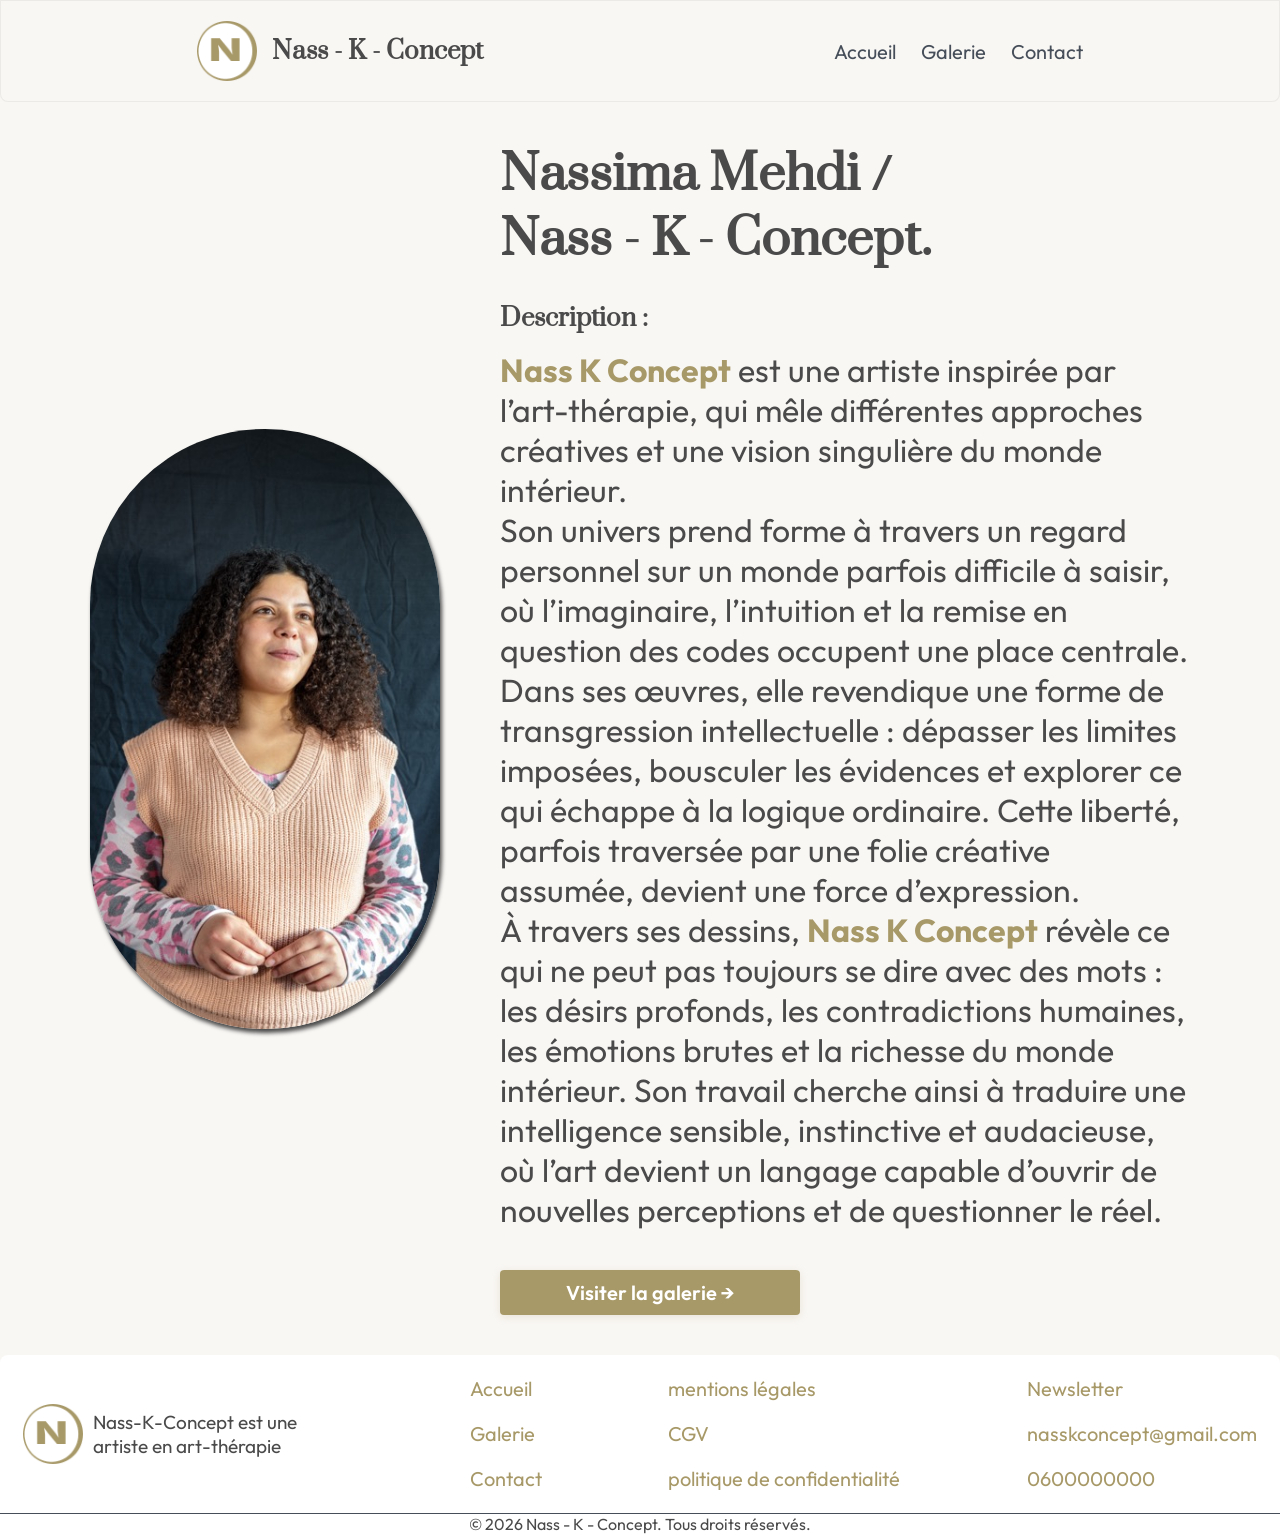
<file: index.html>
<!doctype html>
<html lang="fr">
  <head>
    <meta charset="UTF-8" />
    <meta name="viewport" content="width=device-width, initial-scale=1.0" />
    <title>Nass-K-Concept - Galerie d'Art</title>
    <meta
      name="description"
      content="Découvrez l'univers artistique de Nass -K - Concept à travers une galerie de créations originales mélant émotion, imagination et expression personelle. Explorer les oeuvres, contactez l'artiste et plongez dans un univers singulier."
    />
    <meta name="author" content="Nassima Mehdi" />
    <meta
      name="keywords"
      content="art, galerie, artiste, dessin, créativité, émotion, art thérapie, illustration, exposition, Nass K Concept"
    />
    <link rel="stylesheet" href="commun.css" />
    <link rel="stylesheet" href="index.css" />
    <link rel="icon" type="image/png" href="img/nasskconcept.png" />
    <link rel="preconnect" href="https://fonts.googleapis.com" />
    <link rel="preconnect" href="https://fonts.gstatic.com" crossorigin />
    <link
      href="https://fonts.googleapis.com/css2?family=Outfit:wght@100..900&family=Prata&display=swap"
      rel="stylesheet"
    />
  </head>

  <body>
    <!--Ceci est mon header-->
    <header>
      <div class="header-left">
        <a href="index.html"
          ><img
            class="logo-header"
            src="img/nasskconcept.png"
            alt="logo Nass-K-Concept"
            title="Nass-K-Concept"
        /></a>
        <h1>Nass - K - Concept</h1>
      </div>

      <nav>
        <ul>
          <li><a href="index.html">Accueil</a></li>
          <li><a href="galerie.html">Galerie</a></li>
          <li><a href="contact.html">Contact</a></li>
        </ul>
      </nav>
    </header>

    <!--Ceci est mon main-->
    <main>
      <section class="card">
        <img
          src="img/artiste.jpeg"
          alt="artiste femme debout avec un pull rose et des cheuveux bouclés"
          title="Nassima Mehdi"
        />

        <section class="text-card">
          <h2 class="titre">Nassima Mehdi / <br />Nass - K - Concept.</h2>

          <div class="text-card-two">
            <h4 class="description">Description :</h4>

            <p class="paragraphe">
              <span class="name">Nass K Concept</span> est une artiste inspirée
              par l’art-thérapie, qui mêle différentes approches créatives et
              une vision singulière du monde intérieur. <br />Son univers prend
              forme à travers un regard personnel sur un monde parfois difficile
              à saisir, où l’imaginaire, l’intuition et la remise en question
              des codes occupent une place centrale. Dans ses œuvres, elle
              revendique une forme de transgression intellectuelle : dépasser
              les limites imposées, bousculer les évidences et explorer ce qui
              échappe à la logique ordinaire. Cette liberté, parfois traversée
              par une folie créative assumée, devient une force d’expression.

              <br />À travers ses dessins,
              <span class="name">Nass K Concept</span> révèle ce qui ne peut pas
              toujours se dire avec des mots : les désirs profonds, les
              contradictions humaines, les émotions brutes et la richesse du
              monde intérieur. Son travail cherche ainsi à traduire une
              intelligence sensible, instinctive et audacieuse, où l’art devient
              un langage capable d’ouvrir de nouvelles perceptions et de
              questionner le réel.
            </p>

            <a class="btn-galerie" href="galerie.html">Visiter la galerie →</a>
          </div>
        </section>
      </section>
    </main>

    <!--Ceci est mon footer-->
    <footer>
      <section class="footer-top">
        <div class="logo-description">
          <img
            class="footer-logo"
            src="img/nasskconcept.png"
            alt="logo Nass-K-Concept"
            title="Nass-K-Concept"
          />
          <p>Nass-K-Concept est une artiste en art-thérapie</p>
        </div>

        <ul>
          <li><a href="index.html">Accueil</a></li>
          <li><a href="galerie.html">Galerie</a></li>
          <li><a href="contact.html">Contact</a></li>
        </ul>

        <ul>
          <li><a href="#">mentions légales</a></li>
          <li><a href="#">CGV</a></li>
          <li><a href="#">politique de confidentialité</a></li>
        </ul>

        <ul>
          <li><a href="#">Newsletter</a></li>
          <li>
            <a href="mailto:nasskconcept@gmail.com">nasskconcept@gmail.com</a>
          </li>
          <li><a href="tel:0600000000">0600000000</a></li>
        </ul>
      </section>

      <p class="footer-p">© 2026 Nass - K - Concept. Tous droits réservés.</p>
    </footer>
  </body>
</html>
</file>
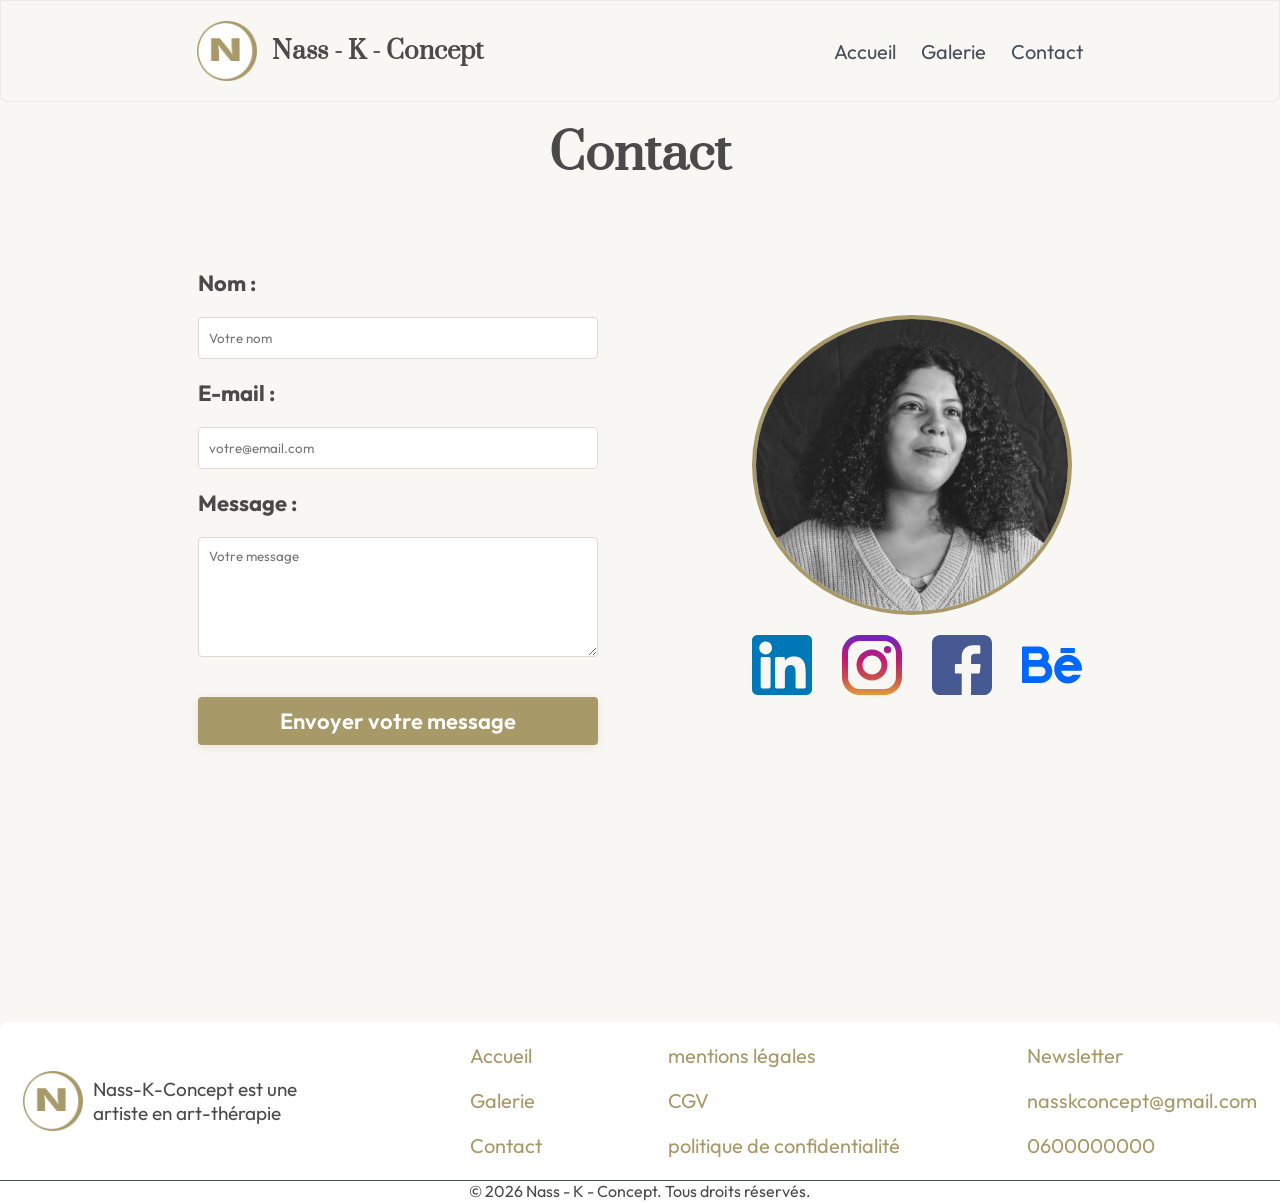
<file: contact.html>
<!doctype html>
<html lang="fr">
  <head>
    <meta charset="UTF-8" />
    <meta name="viewport" content="width=device-width, initial-scale=1.0" />
    <title>Nass-K-Concept - Galerie d'Art</title>
    <meta
      name="description"
      content="Découvrez l'univers artistique de Nass -K - Concept à travers une galerie de créations originales mélant émotion, imagination et expression personelle. Explorer les oeuvres, contactez l'artiste et plongez dans un univers singulier."
    />
    <meta name="author" content="Nassima Mehdi" />
    <meta
      name="keywords"
      content="art, galerie, artiste, dessin, créativité, émotion, art thérapie, illustration, exposition, Nass K Concept"
    />
    <link rel="stylesheet" href="commun.css" />
    <link rel="stylesheet" href="contact.css" />
    <link rel="icon" type="image/png" href="img/nasskconcept.png" />
    <link rel="preconnect" href="https://fonts.googleapis.com" />
    <link rel="preconnect" href="https://fonts.gstatic.com" crossorigin />
    <link
      href="https://fonts.googleapis.com/css2?family=Outfit:wght@100..900&family=Prata&display=swap"
      rel="stylesheet"
    />
  </head>

  <body>
    <!--Ceci est mon header-->
    <header>
      <div class="header-left">
        <a href="index.html"
          ><img
            class="logo-header"
            src="img/nasskconcept.png"
            alt="logo Nass-K-Concept"
            title="Nass-K-Concept"
        /></a>
        <h1>Nass - K - Concept</h1>
      </div>

      <nav>
        <ul>
          <li><a href="index.html">Accueil</a></li>
          <li><a href="galerie.html">Galerie</a></li>
          <li><a href="contact.html">Contact</a></li>
        </ul>
      </nav>
    </header>

    <!--Ceci est mon main-->
    <main>
      <!--Ceci est le titre de ma page-->
      <h2>Contact</h2>

      <section class="contact">
        <!--Formulaire contact-->
        <section class="form-container">
          <input type="checkbox" id="sent-toggle" />

          <form class="formulaire" action="#" method="post">
            <ul>
              <li>
                <label for="name">Nom :</label>
                <input
                  type="text"
                  placeholder="Votre nom"
                  id="name"
                  name="user_name"
                  required
                />
              </li>

              <li>
                <label for="mail">E-mail :</label>
                <input
                  type="email"
                  placeholder="votre@email.com"
                  id="mail"
                  name="user_mail"
                  required
                />
              </li>

              <li>
                <label for="msg">Message :</label>
                <textarea
                  placeholder="Votre message "
                  name="user_message"
                  id="msg"
                  required
                ></textarea>
              </li>
            </ul>

            <label for="sent-toggle" class="button-fake">
              Envoyer votre message
            </label>
          </form>

          <div id="success-message">
            Votre message a été envoyé avec succès !
          </div>
        </section>

        <!--Photo de profil et réseaux sociaux-->
        <section class="reseaux-profil">
          <img
            class="contact-profil"
            src="img/contact-profil.jpeg"
            alt="femme artiste noir et blanc cheveux bouclés"
            title="Nass-K-Concept"
          />
          <section class="reseaux-sociaux">
            <a href="https://www.linkedin.com/" target="_blank">
              <img src="img/linkedin.svg" alt="LinkedIn" title="LinkedIn" />
            </a>

            <a href="https://www.instagram.com/" target="_blank">
              <img src="img/instagram.svg" alt="Instagram" title="Instagram" />
            </a>

            <a href="https://www.facebook.com/" target="_blank">
              <img src="img/facebook.svg" alt="Facebook" title="Facebook" />
            </a>

            <a href="https://www.behance.net/" target="_blank">
              <img src="img/behance.svg" alt="Behance" title="Behance" />
            </a>
          </section>
        </section>
      </section>
    </main>

    <!--Ceci est mon footer-->
    <footer>
      <section class="footer-top">
        <div class="logo-description">
          <img
            class="footer-logo"
            src="img/nasskconcept.png"
            alt="logo Nass-K-Concept"
            title="Nass-K-Concept"
          />
          <p>Nass-K-Concept est une artiste en art-thérapie</p>
        </div>

        <ul>
          <li><a href="index.html">Accueil</a></li>
          <li><a href="galerie.html">Galerie</a></li>
          <li><a href="contact.html">Contact</a></li>
        </ul>

        <ul>
          <li><a href="#">mentions légales</a></li>
          <li><a href="#">CGV</a></li>
          <li><a href="#">politique de confidentialité</a></li>
        </ul>

        <ul>
          <li><a href="#">Newsletter</a></li>
          <li>
            <a href="mailto:nasskconcept@gmail.com">nasskconcept@gmail.com</a>
          </li>
          <li><a href="tel:0600000000">0600000000</a></li>
        </ul>
      </section>

      <p class="footer-p">© 2026 Nass - K - Concept. Tous droits réservés.</p>
    </footer>
  </body>
</html>
</file>
<file: commun.css>
* {
  margin: 0;
  padding: 0;
  box-sizing: border-box;
}
body {
  background-color: #f9f7f4;
  font-family: "Outfit", sans-serif;
  color: #4a4a4a;
}

/* Ceci est mon header */
header {
  display: flex;
  justify-content: space-around;
  align-items: center;
  padding: 20px;
  background-color: rgba(249, 247, 244, 0.95);
  border: 1px solid rgba(74, 74, 74, 0.08);
  border-bottom-left-radius: 8px;
  border-bottom-right-radius: 8px;
  position: sticky;
  top: 0;
}
.header-left {
  display: flex;
  align-items: center;
  gap: 15px;
}
.logo-header {
  display: flex;
  align-items: center;
  width: 60px;
  height: 60px;
  border-radius: 4px;
}
h1 {
  font-family: "Prata", serif;
  font-size: 24px;
}
nav ul {
  display: flex;
  gap: 25px;
  list-style: none;
}
a {
  font-size: 20px;
  text-decoration: none;
  color: #464e59;
  transition-duration: 0.4s;
}
nav a:hover {
  color: #a89968;
  font-weight: bold;
}

/* Ceci est mon main */
main {
  min-height: 100vh;
}
h2 {
  font-family: "Prata", serif;
  font-weight: 700;
  font-size: 48px;
 
}

/* Ceci est mon footer */
footer {
  font-weight: 400;
  display: flex;
  flex-direction: column;
  justify-content: space-around;
  min-height: 20vh;
  background-color: #ffffff;
  border-top-left-radius: 8px;
  border-top-right-radius: 8px;
}
.footer-top {
  display: flex;
  justify-content: space-around;
  gap: 100px;
  align-items: center;
  padding: 10px;
}
.logo-description {
  font-size: 19px;
  display: flex;
  align-items: center;
  gap: 10px;
}
.footer-logo {
  width: 60px;
  height: 60px;
  border-radius: 4px;
}
.footer-top p {
  display: flex;
  flex-wrap: wrap;
  width: 250px;
}
.footer-p {
  display: flex;
  justify-content: center;
  align-items: center;
  text-align: center;
  border-top: 1px solid #464e59;
}

footer li {
  list-style-type: none;
  padding: 10px 0;
}
footer a {
  color: #a89968;
}

@media only screen and (max-width: 768px) {
  header {
    flex-direction: column;
    text-align: center;
  }
  h1 {
    display: none;
  }
  nav {
    margin-top: 4%;
  }
  nav ul {
    flex-direction: column;
  }
  .footer-top {
    flex-direction: column;
    text-align: center;
    gap: 30%;
  }
  .logo-description {
    flex-direction: column;
    text-align: center;
  }
}
</file>
<file: index.css>
main {
  min-height: 100vh;
  display: flex;
  justify-content: center;
  align-items: center;
  padding: 40px;
}
.card {
  display: flex;
  gap: 40px;
  max-width: 1100px;
  align-items: center;
}
.card img {
  width: 350px;
  height: 600px;
  object-fit: cover;
  border-radius: 180px;
  box-shadow: 2px 4px 4px #4a4a4a;
}

.text-card {
  margin-left: 20px;
}
h2 {
  margin-bottom: 30px;
}
h4 {
  font-family: "Prata", serif;
  font-size: 24px;
  margin-bottom: 15px;
}
.card p {
  font-size: 32px;
  line-height: 40px;
}
.name {
  font-weight: bold;
  color: #a89968;
  text-shadow: none;
}
.btn-galerie {
  width: 300px;
  display: inline-block;
  font-weight: 600;
  text-align: center;
  background-color: #a89968;
  color: #ffffff;
  border-radius: 4px;
  padding: 10px 15px;
  margin-top: 40px;
  transition-duration: 0.8s;
  box-shadow: 0 2px 8px rgba(168, 153, 104, 0.2);
}
.btn-galerie:hover {
  background-color: #9a8a54;
  transform: translateY(-1px);
}
.btn-galerie:focus {
  outline: 2px #a89968;
  outline-offset: 2px;
}
@media only screen and (max-width: 768px) {
  .card {
    flex-direction: column;

  }
  .text-card {
    display: contents;
  }
  .text-card-two {
    display: contents;
  }
  .titre {
    order: 1;
    text-align: center;
  }
.card img {
  order: 2;
}
  .description {
    order: 3;
  }
  .paragraphe {
    order: 4;
  }
  .btn-galerie {
    order: 5;
  }
}
</file>
<file: contact.css>
h2 {
  text-align: center;
  margin: 20px;
}
.contact {
  min-height: 600px;
  display: flex;
  justify-content: center;
  align-items: center;
  gap: 12%;
}
.contact-profil {
  width: 320px;
  height: 300px;
  object-fit: cover;
  border: 4px solid #a89968;
  border-radius: 50%;
}
.reseaux-sociaux img {
  width: 60px;
  height: 60px;
}
.reseaux-profil {
  display: flex;
  flex-direction: column;
  gap: 20px;
}
.reseaux-sociaux {
  display: flex;
  justify-content: center;
  gap: 30px;
}
.reseaux-sociaux a img {
  transition: 0.4s;
}

.reseaux-sociaux a:hover img {
  transform: scale(1.1);
}
form {
  display: flex;
  flex-direction: column;
}
form li {
  font-size: 22px;
  list-style: none;
}
label {
  font-weight: bold;
  margin: 20px 0;
}
input {
  min-height: 42px;
}
textarea {
  min-height: 120px;
  resize: vertical;
}
input,
textarea {
  width: 400px;
  border: 1px solid #e0d8d0;
  border-radius: 4px;
  padding: 10px;
  font-family: "Outfit", sans-serif;
  font-weight: 400;
}
input:focus,
textarea:focus {
  outline: none;
  border: 2px solid #a89968;
  box-shadow: 0 0 6px rgba(168, 153, 104, 0.4);
}
li {
  display: flex;
  flex-direction: column;
  text-align: left;
}
#sent-toggle {
  display: none;
}
#success-message {
  width: 400px;
  display: none;
  font-size: 22px;
  font-weight: bold;
  color: #a89968;
  text-align: center;
  border: 1px solid #a89968;
  border-radius: 4px;
  padding: 20px;
  background-color: #ffffff;
}
#sent-toggle:checked ~ .formulaire {
  display: none;
}

#sent-toggle:checked ~ #success-message {
  display: block;
}
.button-fake {
  display: block;
  background-color: #a89968;
  text-align: center;
  font-size: 22px;
  font-weight: 600;
  color: #ffffff;
  border: none;
  border-radius: 4px;
  padding: 10px 15px;
  margin-top: 40px;
  transition-duration: 0.8s;
  cursor: pointer;
  box-shadow: 0 2px 8px rgba(168, 153, 104, 0.2);
}

.button-fake:hover {
  background-color: #9a8a54;
  transform: translateY(-1px);
}
.button-fake:focus {
  outline: 2px #a89968;
  offset: 2px;
}

@media only screen and (max-width: 768px) {
  .contact {
    flex-direction: column;
    gap: 40px;
  }
  #success-message {
    margin-bottom: 40px;
  }
}
</file>
